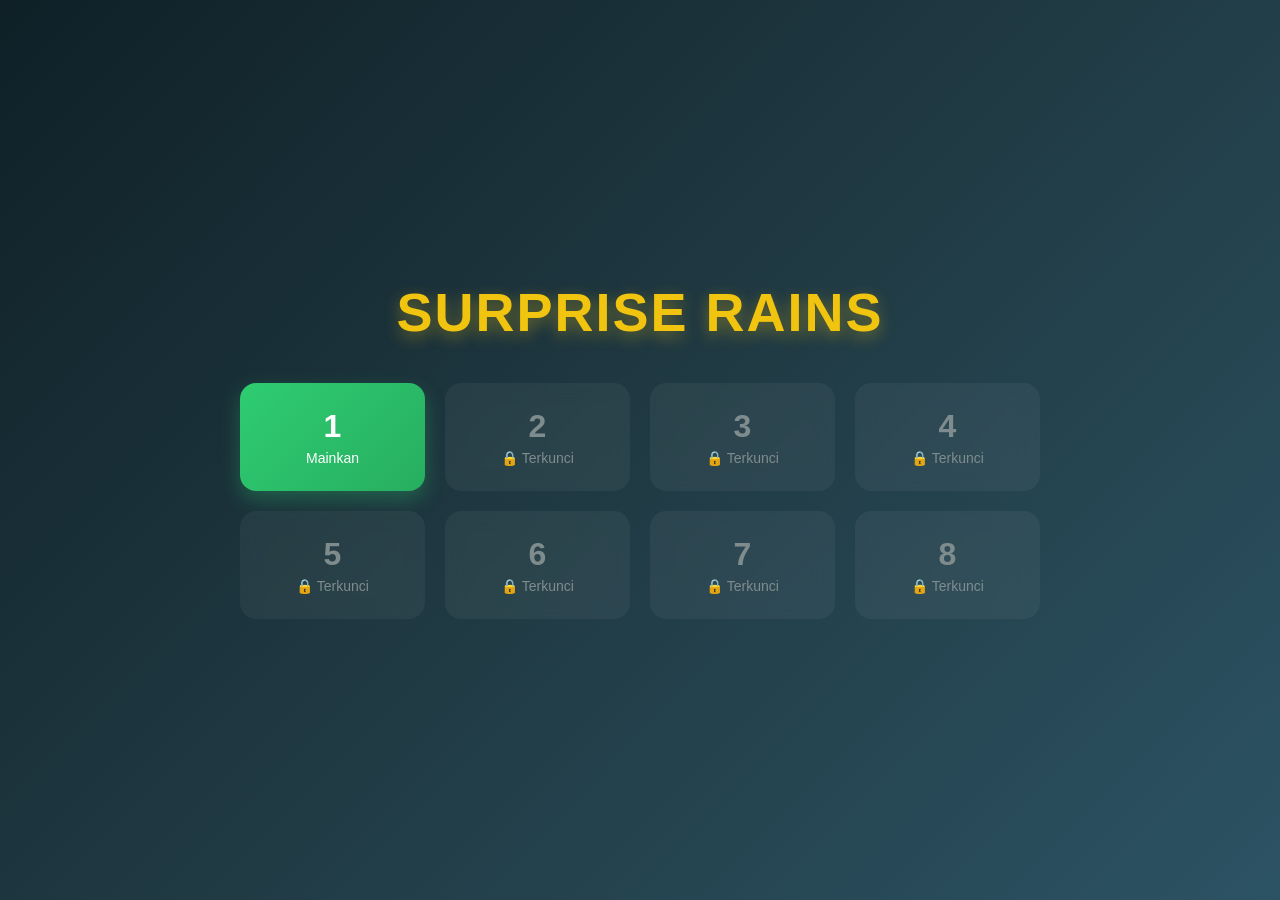
<file: index.html>
<!DOCTYPE html>
<html lang="id">
<head>
    <meta charset="UTF-8">
    <meta name="viewport" content="width=device-width, initial-scale=1.0">
    <title>Surprise Rains - Select Level</title>
    <link rel="stylesheet" href="style.css">
</head>
<body class="home-body">

    <div class="home-container">
        <h1 class="game-title">SURPRISE RAINS</h1>
        <p class="game-subtitle"></p>

        <!-- Grid Level 1 - 8 -->
        <div class="level-grid" id="level-grid"></div>
    </div>

    <script>
        const unlockedLevel = parseInt(localStorage.getItem('unlockedLevel')) || 1;
        const levelGrid = document.getElementById('level-grid');

        for (let i = 1; i <= 8; i++) {
            const btn = document.createElement('button');
            btn.className = `level-btn ${i <= unlockedLevel ? 'unlocked' : 'locked'}`;
            
            if (i <= unlockedLevel) {
                btn.innerHTML = `<span class="lvl-num">${i}</span><span class="lvl-status">Mainkan</span>`;
                btn.onclick = () => {
                    window.location.href = `game.html?level=${i}`;
                };
            } else {
                btn.innerHTML = `<span class="lvl-num">${i}</span><span class="lvl-status">🔒 Terkunci</span>`;
                btn.disabled = true;
            }
            
            levelGrid.appendChild(btn);
        }
    </script>
</body>
</html>
</file>
<file: style.css>
* {
    box-sizing: border-box;
    margin: 0;
    padding: 0;
    font-family: -apple-system, BlinkMacSystemFont, "Segoe UI", Roboto, Helvetica, Arial, sans-serif;
    user-select: none;
}

html, body {
    width: 100%;
    height: 100%;
    overflow: hidden;
}

/* ================= HALAMAN HOME ================= */
.home-body {
    background: linear-gradient(135deg, #0f2027 0%, #203a43 50%, #2c5364 100%);
    display: flex;
    justify-content: center;
    align-items: center;
}

.home-container {
    text-align: center;
    color: white;
    width: 90%;
    max-width: 800px;
}

.game-title {
    font-size: 54px;
    letter-spacing: 2px;
    color: #f1c40f;
    text-shadow: 0 5px 15px rgba(241, 196, 15, 0.4);
    margin-bottom: 10px;
}

.game-subtitle {
    font-size: 20px;
    color: #ecf0f1;
    margin-bottom: 40px;
}

.level-grid {
    display: grid;
    grid-template-columns: repeat(4, 1fr);
    gap: 20px;
}

.level-btn {
    background: rgba(255, 255, 255, 0.1);
    border: none;
    padding: 25px 15px;
    border-radius: 16px;
    color: white;
    cursor: pointer;
    backdrop-filter: blur(10px);
    transition: all 0.2s ease;
    display: flex;
    flex-direction: column;
    align-items: center;
    justify-content: center;
}

.level-btn.unlocked {
    background: linear-gradient(135deg, #2ecc71, #27ae60);
    box-shadow: 0 8px 20px rgba(46, 204, 113, 0.3);
}

.level-btn.unlocked:hover {
    transform: translateY(-5px);
    box-shadow: 0 12px 25px rgba(46, 204, 113, 0.5);
}

.level-btn.locked {
    background: rgba(255, 255, 255, 0.05);
    color: #7f8c8d;
    cursor: not-allowed;
}

.lvl-num {
    font-size: 32px;
    font-weight: bold;
}

.lvl-status {
    font-size: 14px;
    margin-top: 5px;
}

/* ================= HALAMAN GAME ================= */
.game-body {
    background: #0f2027;
}

#game-container {
    width: 100vw;
    height: 100vh;
    position: relative;
    overflow: hidden;
}

.bg-layer {
    position: absolute;
    top: 0;
    left: 0;
    width: 100%;
    height: 100%;
    background-size: cover;
    background-position: center;
    background-repeat: no-repeat;
    opacity: 0;
    z-index: 1;
    transition: opacity 0.8s cubic-bezier(0.4, 0, 0.2, 1);
    will-change: opacity;
    pointer-events: none;
}

.bg-layer.active {
    opacity: 0.6;
}

/* OVERLAY KETIKA SALAH TANGKAP */
#damage-overlay {
    position: fixed;
    top: 0;
    left: 0;
    width: 100vw;
    height: 100vh;
    background: rgba(231, 76, 60, 0.5);
    box-shadow: inset 0 0 120px rgba(192, 57, 43, 0.95);
    pointer-events: none;
    opacity: 0;
    z-index: 99;
    transition: opacity 0.15s ease-in-out;
}

#damage-overlay.active {
    opacity: 1;
}

/* ================= HUD HEADER MINIMALIS ================= */
#hud {
    width: 100%;
    display: flex;
    justify-content: space-between;
    align-items: center;
    padding: 18px 24px;
    position: absolute;
    top: 0;
    left: 0;
    z-index: 10;
    pointer-events: none;
}

#btn-home, #hud-right-container {
    pointer-events: auto;
}

/* TOMBOL HOME DAN AUDIO MINIMALIS (TANPA GLASS & BORDER) */
#btn-home, #btn-sound {
    background: transparent;
    border: none;
    backdrop-filter: none;
    -webkit-backdrop-filter: none;
    color: #ffffff;
    display: flex;
    align-items: center;
    justify-content: center;
    cursor: pointer;
    box-shadow: none;
    transition: transform 0.2s cubic-bezier(0.4, 0, 0.2, 1);
}

/* UKURAN EMOJI HOME DIPERBESAR */
#btn-home {
    font-size: 38px;
    width: auto;
    height: auto;
    padding: 0;
    line-height: 1;
    filter: drop-shadow(0 2px 6px rgba(0, 0, 0, 0.5));
}

#btn-sound {
    width: 32px;
    height: 32px;
    padding: 0;
}

#btn-home:hover, #btn-sound:hover {
    background: transparent;
    border: none;
    transform: scale(1.15);
    box-shadow: none;
}

#btn-home:active, #btn-sound:active {
    transform: scale(0.95);
}

#btn-sound.muted {
    opacity: 0.5;
    color: #ef4444;
}

.hud-icon {
    display: block;
    filter: drop-shadow(0 2px 4px rgba(0, 0, 0, 0.5));
}

/* HUD CONTAINER KANAN */
#hud-right-container {
    display: flex;
    align-items: center;
    gap: 16px;
}

.hud-pill {
    background: transparent;
    border: none;
    backdrop-filter: none;
    -webkit-backdrop-filter: none;
    padding: 0;
    display: flex;
    align-items: center;
    gap: 6px;
    color: #ffffff;
    font-size: 18px;
    font-weight: 800;
    letter-spacing: 0.5px;
    text-shadow: 0 2px 6px rgba(0, 0, 0, 0.8);
    font-variant-numeric: tabular-nums;
}

#level-txt,
#score-txt,
#total-score-txt {
    color: #ffffff;
}

#score-display {
    font-size: 18px;
    font-weight: 800;
    color: #ffffff;
    font-variant-numeric: tabular-nums;
    letter-spacing: 0.5px;
}

.hud-divider {
    color: rgba(255, 255, 255, 0.5);
    font-size: 16px;
}

#level-display {
    font-size: 16px;
    font-weight: 700;
    color: #f1c40f;
    letter-spacing: 0.5px;
}

/* AREA GAME */
#game-area {
    width: 100vw;
    height: 100vh;
    position: relative;
    background: linear-gradient(to bottom, #1e3c72 0%, #2a5298 100%);
}

#player {
    position: absolute;
    bottom: 10px;
    left: 0;
    width: 70px;
    display: flex;
    flex-direction: column;
    align-items: center;
    z-index: 8;
    will-change: transform, left;
}

#player-avatar {
    width: 70px;
    height: 70px;
    background-size: contain;
    background-repeat: no-repeat;
    background-position: center bottom;
    transition: background-image 0.2s ease-in-out;
}

#player-label {
    margin-top: 2px;
    color: #ffffff;
    font-size: 13px;
    font-weight: 900;
    text-align: center;
    text-transform: uppercase;
    letter-spacing: 0.5px;
    white-space: nowrap;
    text-shadow: 2px 2px 4px rgba(0, 0, 0, 0.8), -1px -1px 0 #000, 1px -1px 0 #000, -1px 1px 0 #000, 1px 1px 0 #000;
}

.item {
    position: absolute;
    font-size: 40px;
    width: 45px;
    height: 45px;
    line-height: 45px;
    text-align: center;
    z-index: 5;
    will-change: transform, top;
}

/* ANIMASI TEKS COMBO MELAYANG */
.combo-popup {
    position: absolute;
    font-size: 24px;
    font-weight: 900;
    color: #ffeb3b;
    text-shadow: 2px 2px 0 #000, -1px -1px 0 #000, 1px -1px 0 #000, -1px 1px 0 #000;
    pointer-events: none;
    animation: floatUpFade 0.8s ease-out forwards;
    z-index: 20;
}

@keyframes floatUpFade {
    0% { transform: translateY(0) scale(1); opacity: 1; }
    50% { transform: translateY(-30px) scale(1.3); opacity: 1; }
    100% { transform: translateY(-60px) scale(1); opacity: 0; }
}

/* MODAL UI */
.modal {
    position: absolute;
    top: 0;
    left: 0;
    width: 100vw;
    height: 100vh;
    background: rgba(0, 0, 0, 0.85);
    display: flex;
    flex-direction: column;
    justify-content: center;
    align-items: center;
    z-index: 100;
    color: white;
    text-align: center;
}

.modal h1 {
    font-size: 48px;
    color: #f1c40f;
    margin-bottom: 15px;
}

.modal p {
    font-size: 20px;
    margin-bottom: 30px;
}

.modal-buttons {
    display: flex;
    gap: 15px;
}

.btn {
    background: #2ecc71;
    color: white;
    border: none;
    padding: 14px 32px;
    font-size: 18px;
    font-weight: bold;
    border-radius: 30px;
    cursor: pointer;
    transition: 0.2s;
}

.btn:hover {
    background: #27ae60;
    transform: scale(1.05);
}

.btn-secondary {
    background: #e74c3c;
}

.btn-secondary:hover {
    background: #c0392b;
}

.hidden {
    display: none !important;
}
</file>
